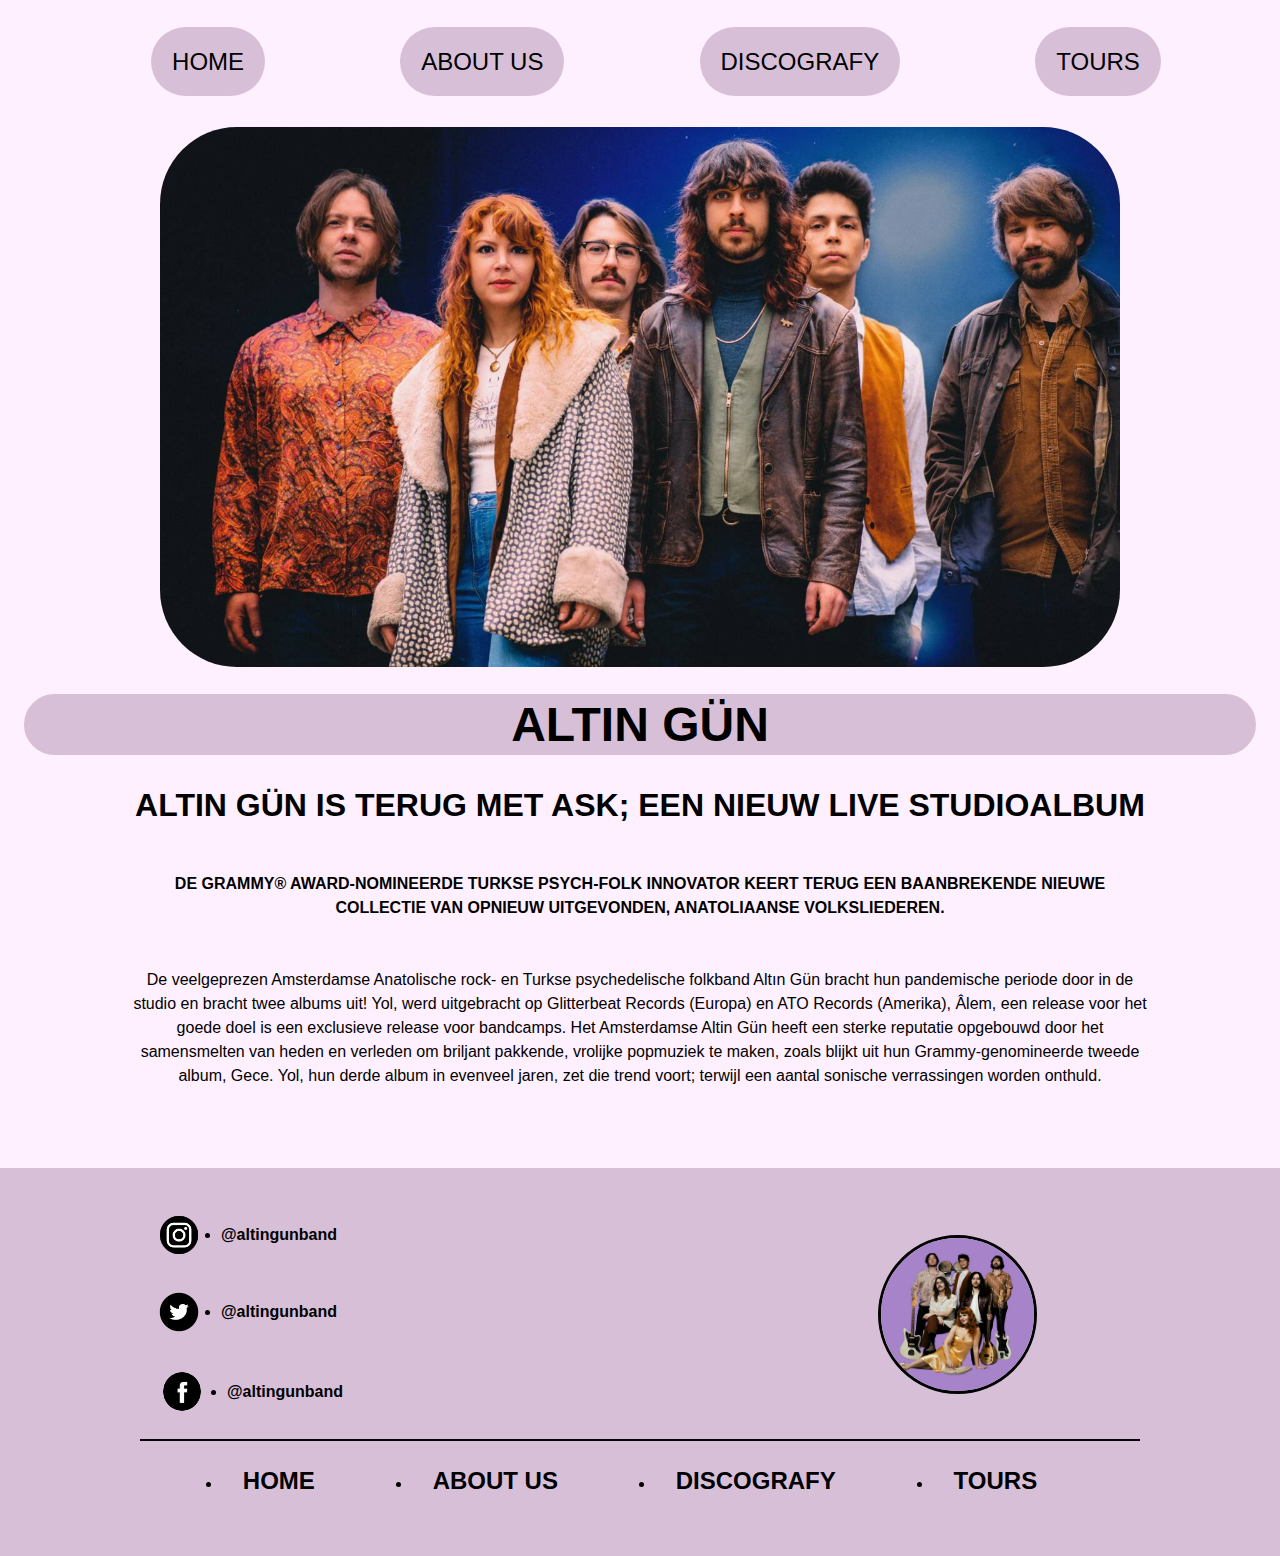
<file: index.html>
<!DOCTYPE html>
<html lang="nl">

<head>
    <meta charset="UTF-8">
    <meta name="viewport" content="width=device-width, initial-scale=1.0">
    <title>ALTIN GUN</title>
    <link href="style.css" rel="stylesheet">
</head>

<body>
    <header>
        <section class="navigatie">
            <nav>
                <ul>
                    <li><a href="index.html">HOME</a></li>
                    <li><a href="about.html">ABOUT US</a></li>
                    <li><a href="album.html">DISCOGRAFY</a></li>
                    <li><a href="tours.html">TOURS</a></li>
                </ul>
            </nav>
        </section>
    </header>
    <main>
        <!-- <section> -->
            <img src="img/altingungrouppicture.jpeg" alt="groepsfoto" class="banner" />
        <!-- </section> -->
        <h1>Altin Gün</h1>
        <h2>Altin Gün is terug met Ask; een nieuw live studioalbum</h2>

        <div class="capitol">
            <p>De Grammy® award-nomineerde Turkse psych-folk innovator keert terug
                een baanbrekende nieuwe collectie van opnieuw uitgevonden, Anatoliaanse volksliederen.</p>
            </div>
        <p>De veelgeprezen Amsterdamse Anatolische rock- en Turkse psychedelische folkband Altın Gün bracht hun
            pandemische periode door in de studio en bracht twee albums uit! Yol, werd uitgebracht op Glitterbeat
            Records (Europa) en ATO Records (Amerika), Âlem, een release voor het goede doel is een exclusieve release
            voor bandcamps. Het Amsterdamse Altin Gün heeft een sterke reputatie opgebouwd door het samensmelten van
            heden en verleden om briljant pakkende, vrolijke popmuziek te maken, zoals blijkt uit hun
            Grammy-genomineerde tweede album, Gece. Yol, hun derde album in evenveel jaren, zet die trend voort; terwijl
            een aantal sonische verrassingen worden onthuld.</p>
    </main>



    <footer>

        <section class="allesocials">
            <section class="socials">
                <img src="img/instatrans.webp" alt="instagram">
                <ul>
                    <li>@altingunband</li>
                </ul>
            </section>

            <section class="socials2">
                <img src="img/twitterlogotrans.png" alt="twitter">
                <ul>
                    <li>@altingunband</li>
                </ul>
            </section>

            <section class="socials3">
                <img src="img/facebook_black_logo_icon_147136.png" alt="facebook">
                <ul>
                    <li>@altingunband</li>
                </ul>
            </section>
        </section>

        <section class="rondje">
            <img src="img/rondje.jpeg" alt="fotoaltingun">
        </section>

        <section class="navigatie">
            <nav>
                <ul>
                    <li><a href="index.html">HOME</a></li>
                    <li><a href="about.html">ABOUT US</a></li>
                    <li><a href="album.html">DISCOGRAFY</a></li>
                    <li><a href="tours.html">TOURS</a></li>
                </ul>
            </nav>
        </section>

    </footer>

</body>

</html>
</file>
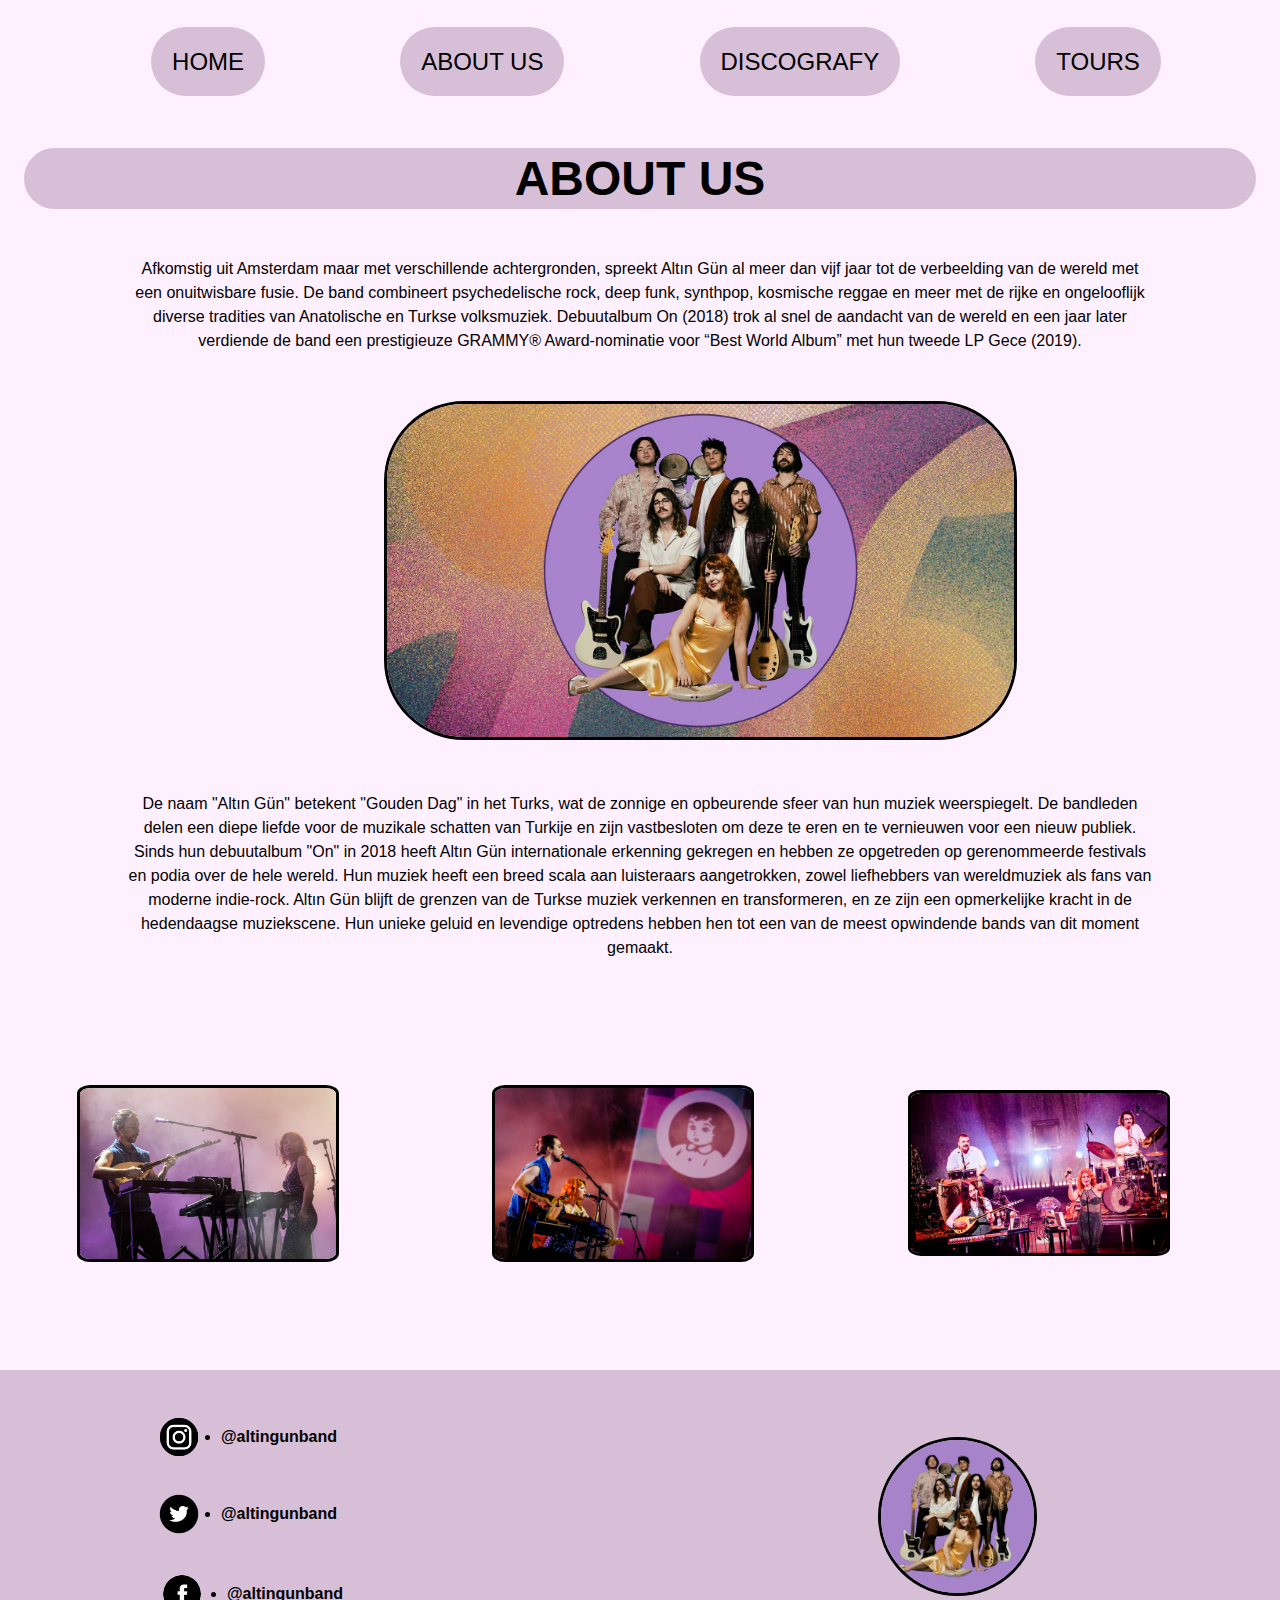
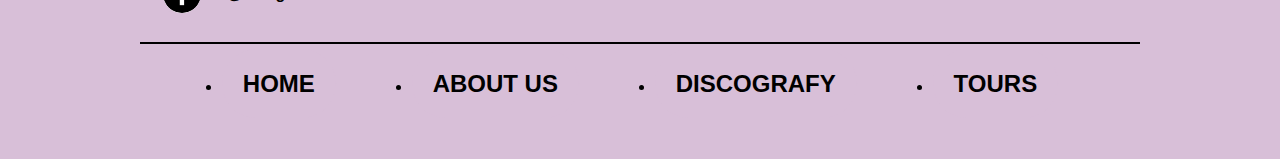
<file: about.html>
<!DOCTYPE html>
<html lang="nl">

<head>
    <meta charset="UTF-8">
    <meta name="viewport" content="width=device-width, initial-scale=1.0">
    <title>About us</title>
    <link href="style.css" rel="stylesheet">
</head>

<body>
    <header>
        <section class="navigatie">
            <nav>
                <ul>
                    <li><a href="index.html">HOME</a></li>
                    <li><a href="about.html">ABOUT US</a></li>
                    <li><a href="album.html">DISCOGRAFY</a></li>
                    <li><a href="tours.html">TOURS</a></li>
                </ul>
            </nav>
        </section>
    </header>

    <main>

        <h1>About us</h1>
        <p>
            Afkomstig uit Amsterdam maar met verschillende achtergronden, spreekt Altın Gün al meer dan vijf jaar tot de
            verbeelding van de wereld met een onuitwisbare fusie. De band combineert psychedelische rock, deep funk,
            synthpop, kosmische reggae en meer met de rijke en ongelooflijk diverse tradities van Anatolische en Turkse
            volksmuziek. Debuutalbum On (2018) trok al snel de aandacht van de wereld en een jaar later verdiende de
            band een prestigieuze GRAMMY® Award-nominatie voor “Best World Album” met hun tweede LP Gece (2019).
        </p>

        <div class="red">
            <img class="red" src="img/circle.jpeg" alt="grouppicture">
        </div>

        <p>
            De naam "Altın Gün" betekent "Gouden Dag" in het Turks, wat de zonnige en opbeurende sfeer van hun muziek
            weerspiegelt. De bandleden delen een diepe liefde voor de muzikale schatten van Turkije en zijn vastbesloten
            om deze te eren en te vernieuwen voor een nieuw publiek.
            Sinds hun debuutalbum "On" in 2018 heeft Altın Gün internationale erkenning gekregen en hebben ze opgetreden
            op gerenommeerde festivals en podia over de hele wereld. Hun muziek heeft een breed scala aan luisteraars
            aangetrokken, zowel liefhebbers van wereldmuziek als fans van moderne indie-rock.
            Altın Gün blijft de grenzen van de Turkse muziek verkennen en transformeren, en ze zijn een opmerkelijke
            kracht in de hedendaagse muziekscene. Hun unieke geluid en levendige optredens hebben hen tot een van de
            meest opwindende bands van dit moment gemaakt.
        </p>


        <section class="fotos">
            <img src="img/optreden1.jpeg" alt="optreden">
            <img src="img/pinkpop.jpeg" alt="pinkpop">
            <img src="img/altingroep.jpeg" alt="optreden">
        </section>

    </main>

    <footer>
        <section class="allesocials">
            <section class="socials">
                <img src="img/instatrans.webp" alt="instagram">
                <ul>
                    <li>@altingunband</li>
                </ul>
            </section>

            <section class="socials2">
                <img src="img/twitterlogotrans.png" alt="twitter">
                <ul>
                    <li>@altingunband</li>
                </ul>
            </section>

            <section class="socials3">
                <img src="img/facebook_black_logo_icon_147136.png" alt="facebook">
                <ul>
                    <li>@altingunband</li>
                </ul>
            </section>
        </section>

        <section class="rondje">
            <img src="img/rondje.jpeg" alt="fotoaltingun">
        </section>

        <section class="navigatie">
            <nav>
                <ul>
                    <li><a href="index.html">HOME</a></li>
                    <li><a href="about.html">ABOUT US</a></li>
                    <li><a href="album.html">DISCOGRAFY</a></li>
                    <li><a href="tours.html">TOURS</a></li>
                </ul>
            </nav>
        </section>
    </footer>

</body>

</html>
</file>
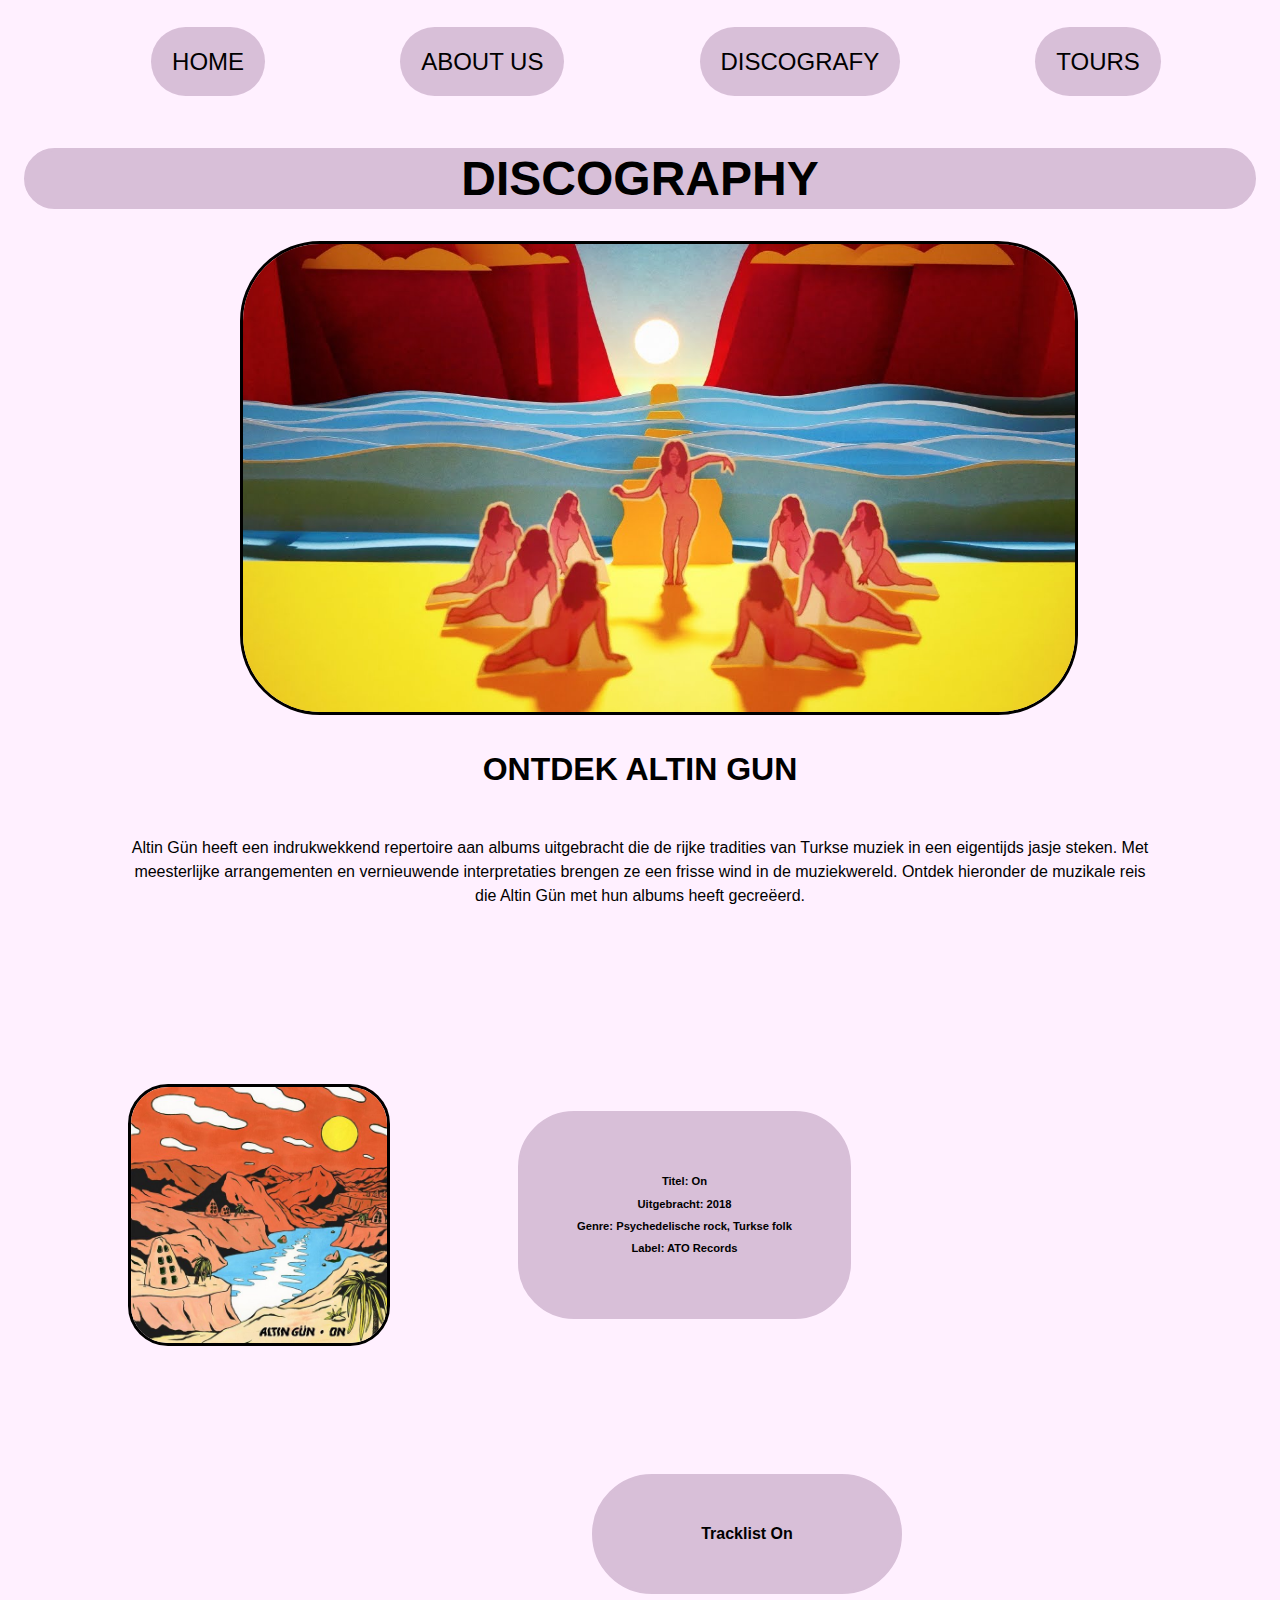
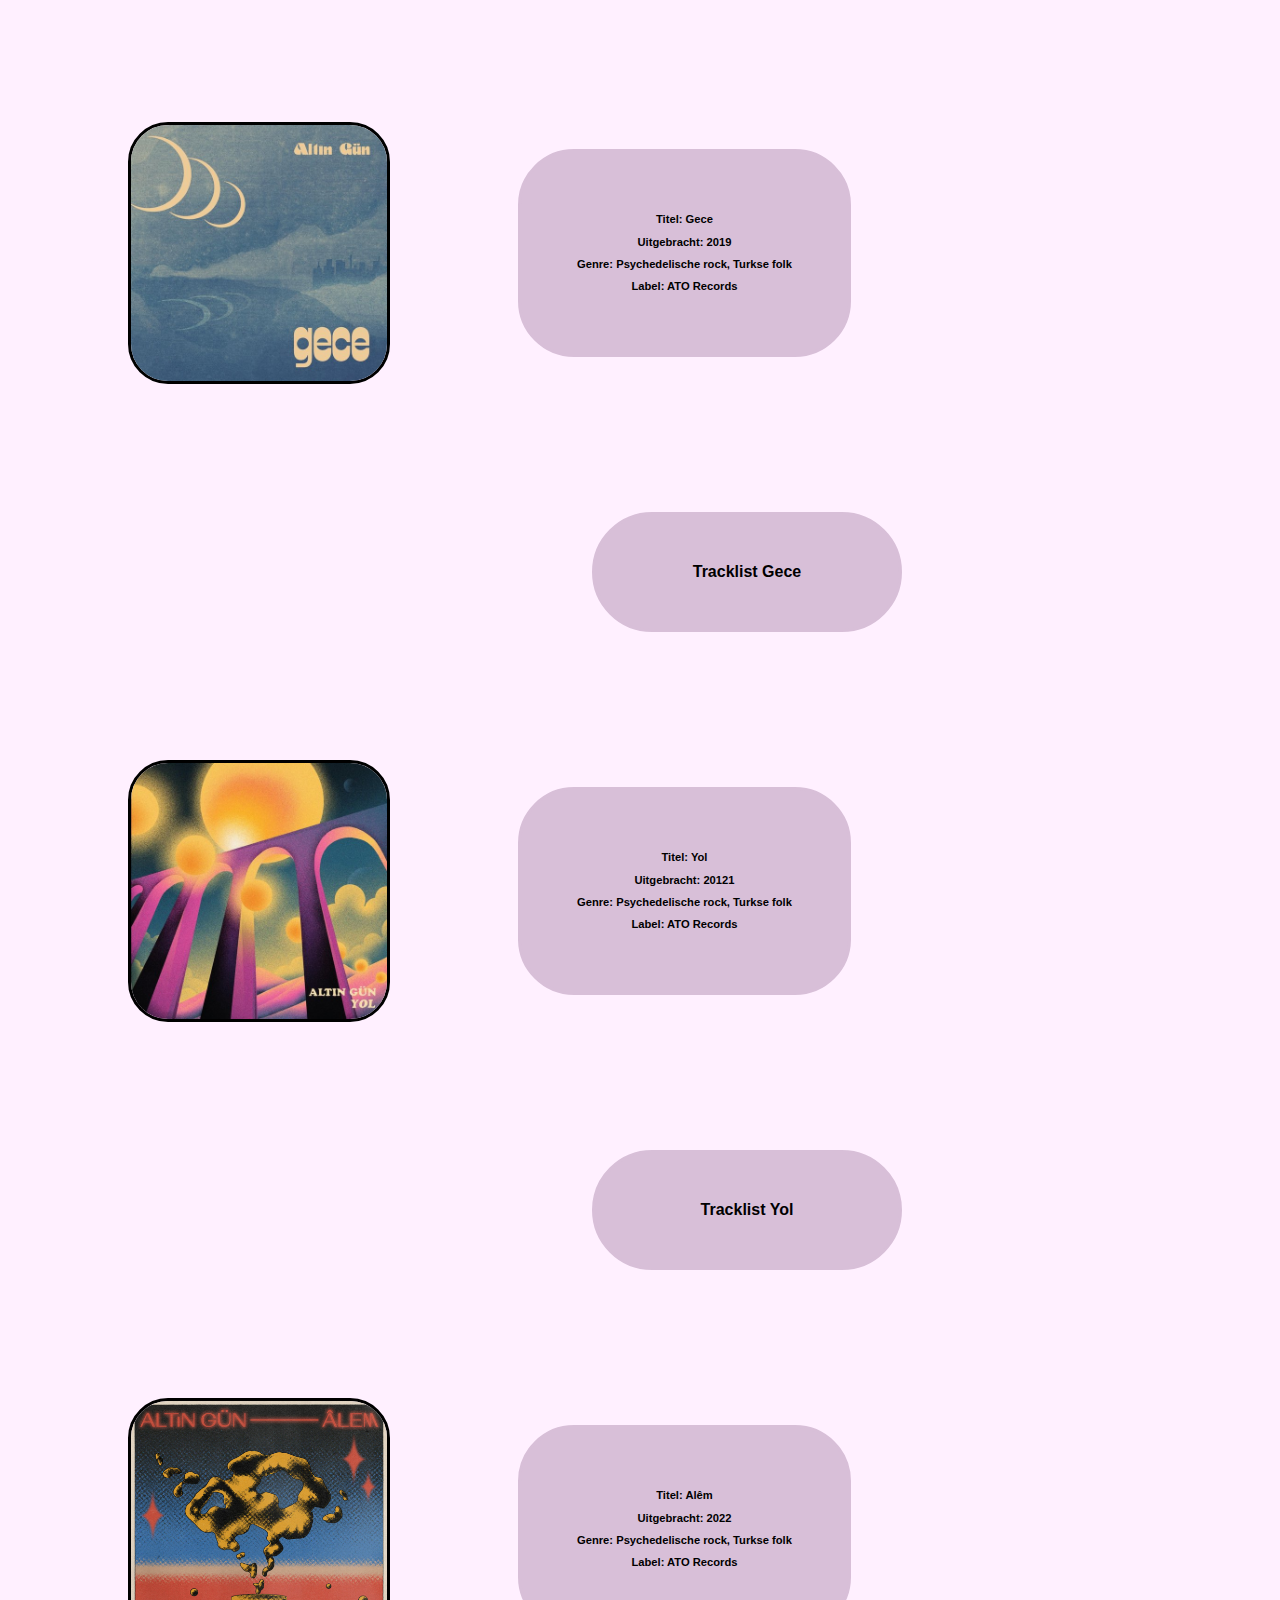
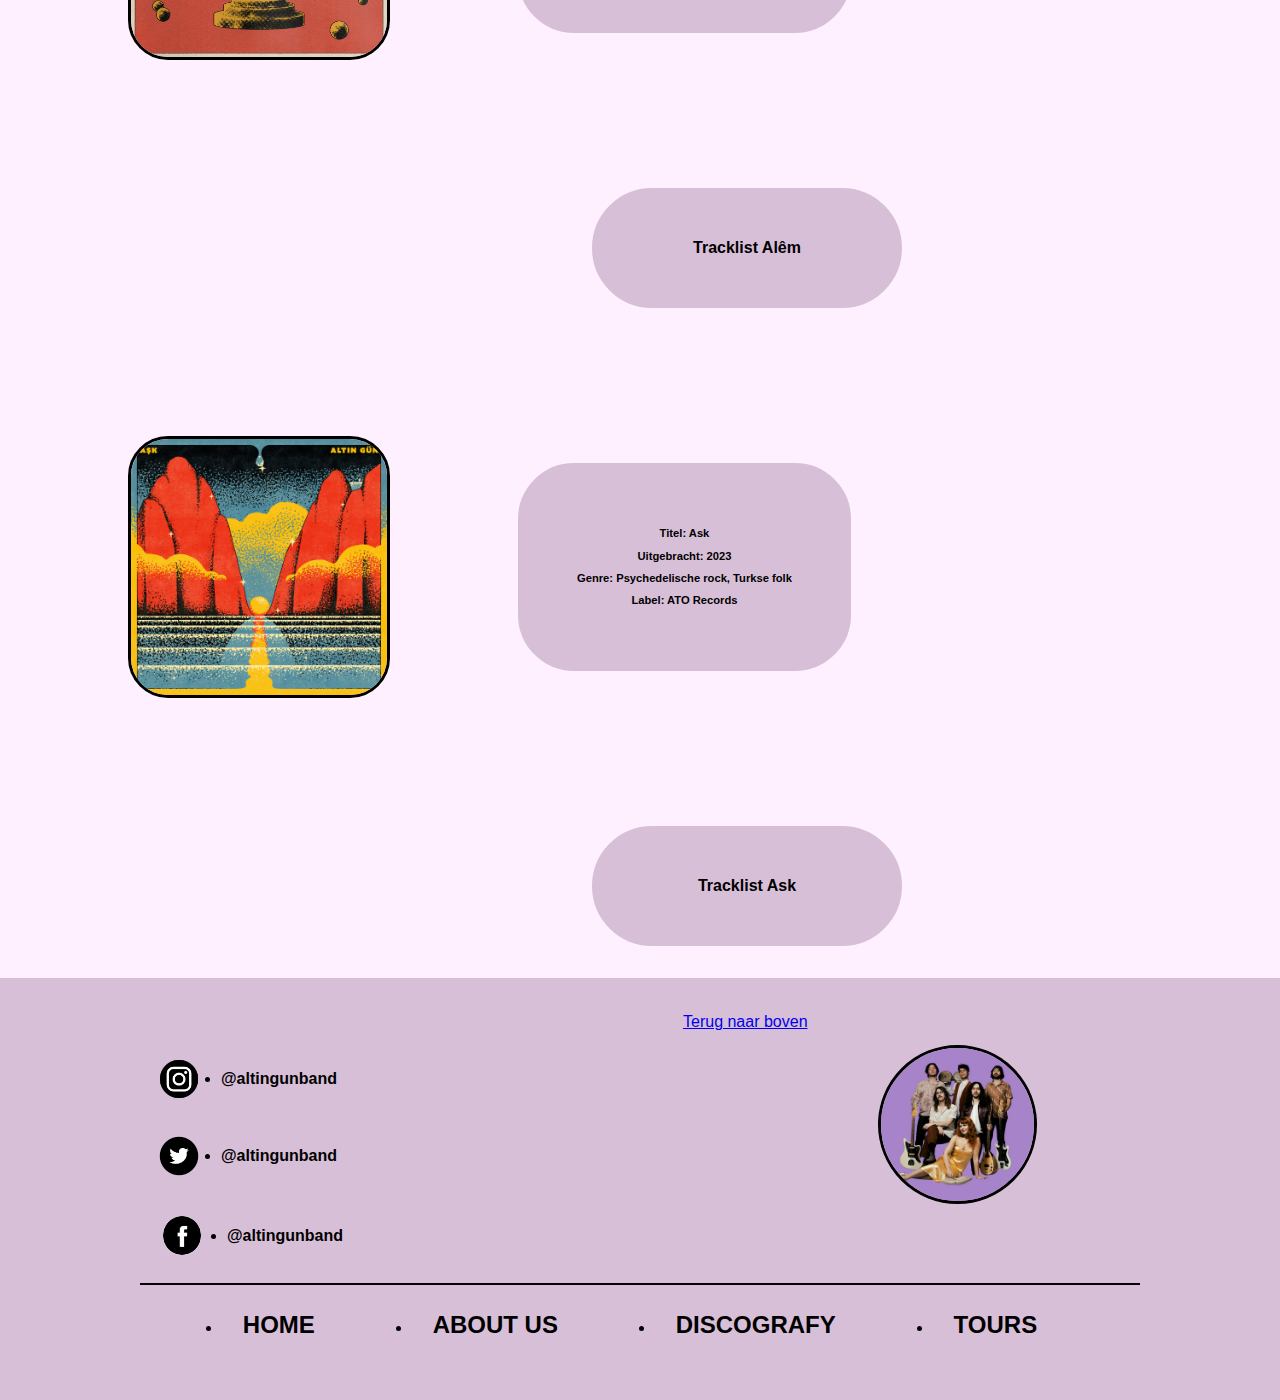
<file: album.html>
<!DOCTYPE html>
<html lang="nl">

<head>
    <meta charset="UTF-8">
    <meta name="viewport" content="width=device-width, initial-scale=1.0">
    <title>ALTIN GUN</title>
    <link href="style.css" rel="stylesheet">
</head>

<body>
    <header>
        <section class="navigatie">
            <nav>
                <ul>
                    <li><a href="index.html">HOME</a></li>
                    <li><a href="about.html">ABOUT US</a></li>
                    <li><a href="album.html">DISCOGRAFY</a></li>
                    <li><a href="tours.html">TOURS</a></li>
                </ul>
            </nav>
        </section>
    </header>
    <main>
        <h1>Discography</h1>
        <section class="illustration">
            <img src="img/illualtin.jpeg" alt="illustratie">
        </section>

        <h2>ONTDEK ALTIN GUN</h2>
        <p>Altin Gün heeft een indrukwekkend repertoire aan albums uitgebracht die de rijke tradities van Turkse muziek
            in een eigentijds jasje steken. Met meesterlijke arrangementen en vernieuwende interpretaties brengen ze een
            frisse wind in de muziekwereld. Ontdek hieronder de muzikale reis die Altin Gün met hun albums heeft
            gecreëerd.</p>

        <section class="pic1">
            <img src="img/onalbum.jpeg" alt="on">
            <ul>
                <li>Titel: On</li>
                <li>Uitgebracht: 2018</li>
                <li>Genre: Psychedelische rock, Turkse folk</li>
                <li>Label: ATO Records</li>
            </ul>
        </section>

        <section class="tracks">
            <h3>Tracklist On</h3>
            <ul class="verberg">
                <li>Güler Yüze</li>
                <li>Kirsehirin Gülleri</li>
                <li>Goca Dünya</li>
                <li>Halkali Seker</li>
                <li>Caney</li>
                <li>Sad Olup Gülmedim</li>
                <li>Cemalim</li>
                <li>Çiçekler Ekiliyor</li>
                <li>Kaymakamin Kizlari</li>
                <li>Seker Oglan</li>
            </ul>
        </section>

        <section class="pic1">
            <img src="img/gece.jpeg" alt="gece">
            <ul>
                <li>Titel: Gece</li>
                <li>Uitgebracht: 2019</li>
                <li>Genre: Psychedelische rock, Turkse folk</li>
                <li>Label: ATO Records</li>
            </ul>
        </section>

        <section class="tracks">
            <h3>Tracklist Gece</h3>
            <ul class="verberg">
                <li>Yolcu</li>
                <li>Vay Dünya</li>
                <li>Leyla</li>
                <li>Anlatmam Derdimi</li>
                <li>Şoför Bey</li>
                <li>Derdimi Dökersem</li>
                <li>Kolbasti</li>
                <li>Ervah-ı Ezelde</li>
                <li>Gesi Bağları</li>
                <li>Süpürgesi Yoncadan</li>
            </ul>
        </section>

        <section class="pic1">
            <img src="img/yolalbum.jpeg" alt="yol">
            <ul>
                <li>Titel: Yol</li>
                <li>Uitgebracht: 20121</li>
                <li>Genre: Psychedelische rock, Turkse folk</li>
                <li>Label: ATO Records</li>
            </ul>
        </section>

        <section class="tracks">
            <h3>Tracklist Yol</h3>
            <ul class="verberg">
                <li>Bahçada Yesil Çinar</li>
                <li>Ordunun Dereleri</li>
                <li>Bulunur Mu</li>
                <li>Hey Nari</li>
                <li>Yüce Dag Basinda</li>
                <li>Kesik Çayir</li>
                <li>Arda Boylari</li>
                <li>Kara Toprak</li>
                <li>Sevda Olmasaydi</li>
                <li>Maçka Yollari</li>
                <li>Yekte</li>
                <li>Esmerim Güzelim</li>
            </ul>
        </section>

        <section class="pic1">
            <img src="img/alem.jpeg" alt="alem">
            <ul>
                <li>Titel: Alêm</li>
                <li>Uitgebracht: 2022</li>
                <li>Genre: Psychedelische rock, Turkse folk</li>
                <li>Label: ATO Records</li>
            </ul>
        </section>

        <section class="tracks">
            <h3>Tracklist Alêm</h3>
            <ul class="verberg">
                <li>Yali Yali</li>
                <li>Malatya</li>
                <li>Carsambayi Sel Aldi</li>
                <li>Kisasa Kisas</li>
                <li>Badi Sabah Olmadan</li>
                <li>Cips Kola Kilit</li>
                <li>Özüne Özüm Kurban</li>
                <li>Sen Ciceksin Ben Ari</li>
                <li>Üzüm Üzüme Baka Baka</li>
                <li>Oglan</li>
            </ul>
        </section>


        <section class="pic1">
            <img src="img/askaltin.jpeg" alt="ask">
            <ul>
                <li>Titel: Ask</li>
                <li>Uitgebracht: 2023</li>
                <li>Genre: Psychedelische rock, Turkse folk</li>
                <li>Label: ATO Records</li>
            </ul>
        </section>

        <section class="tracks">
            <h3>Tracklist Ask</h3>
            <ul class="verberg">
                <li>Badi Sabah Olmadan</li>
                <li>Su Siziyor</li>
                <li>Leylim Ley</li>
                <li>Dere Geliyor</li>
                <li>Cit Cit Cedene</li>
                <li>Rakiya Su Katamam</li>
                <li>Canim Oy</li>
                <li>Kalk Gidelim</li>
                <li>Güzelligin On Para Etmez</li>
                <li>Doktor Civanim</li>
            </ul>
        </section>

    </main>

    <footer>

        <section class="scroll-to-top">
            <a href="#top">Terug naar boven</a>
        </section>

        <section class="allesocials">
            <section class="socials">
                <img src="img/instatrans.webp" alt="instagram">
                <ul>
                    <li>@altingunband</li>
                </ul>
            </section>

            <section class="socials2">
                <img src="img/twitterlogotrans.png" alt="twitter">
                <ul>
                    <li>@altingunband</li>
                </ul>
            </section>

            <section class="socials3">
                <img src="img/facebook_black_logo_icon_147136.png" alt="facebook">
                <ul>
                    <li>@altingunband</li>
                </ul>
            </section>
        </section>

        <section class="rondje">
            <img src="img/rondje.jpeg" alt="fotoaltingun">
        </section>

        <section class="navigatie">
            <nav>
                <ul>
                    <li><a href="index.html">HOME</a></li>
                    <li><a href="about.html">ABOUT US</a></li>
                    <li><a href="album.html">DISCOGRAFY</a></li>
                    <li><a href="tours.html">TOURS</a></li>
                </ul>
            </nav>
        </section>

    </footer>
</body>
</file>
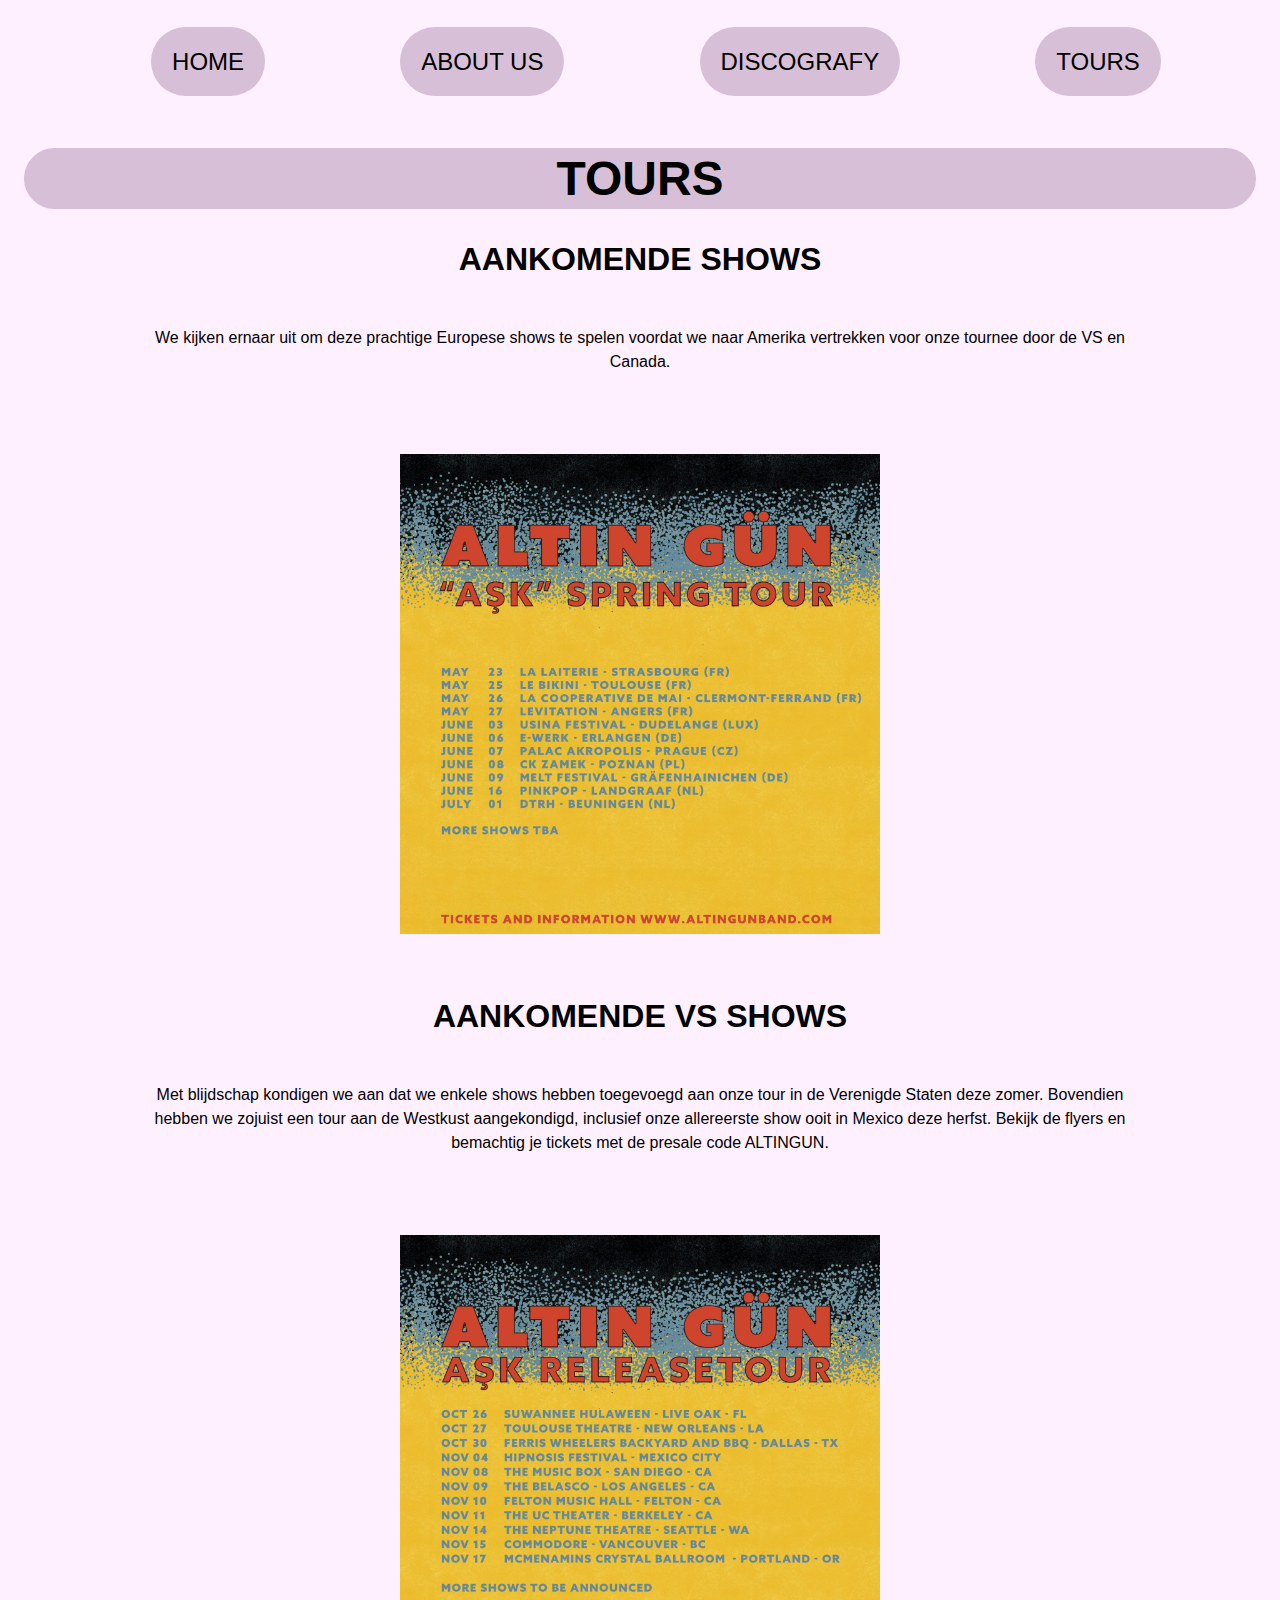
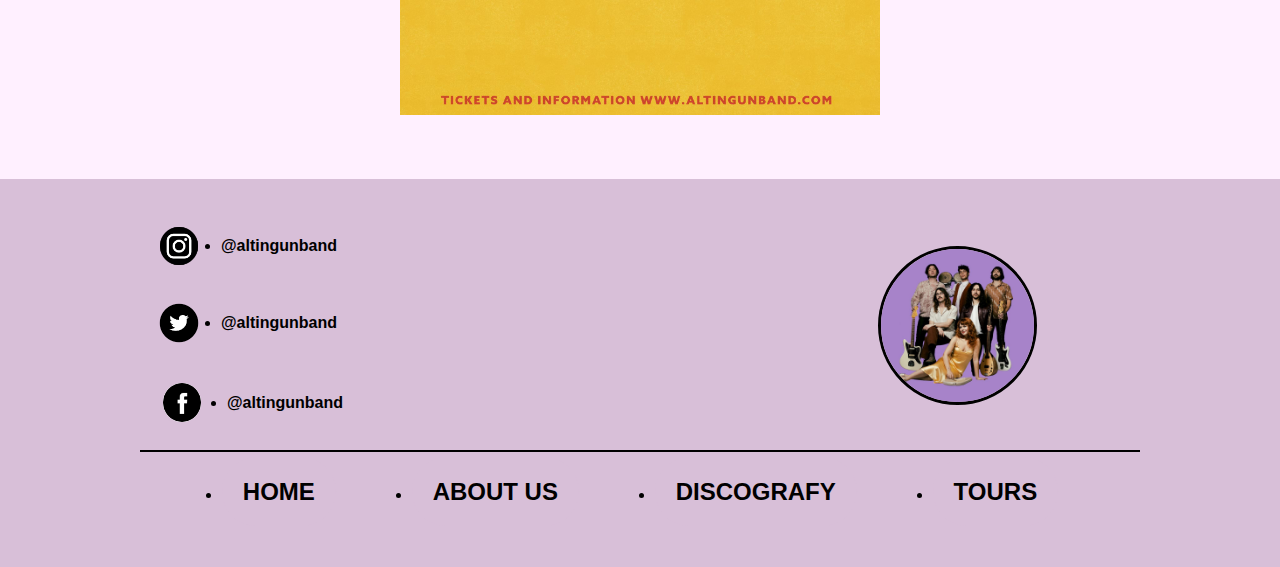
<file: tours.html>
<!DOCTYPE html>
<html lang="nl">

<head>
    <meta charset="UTF-8">
    <meta name="viewport" content="width=device-width, initial-scale=1.0">
    <title>ALTIN GUN</title>
    <link href="style.css" rel="stylesheet">
</head>

<body>
    <header>
        <section class="navigatie">
            <nav>
                <ul>
                    <li><a href="index.html">HOME</a></li>
                    <li><a href="about.html">ABOUT US</a></li>
                    <li><a href="album.html">DISCOGRAFY</a></li>
                    <li><a href="tours.html">TOURS</a></li>
                </ul>
            </nav>
        </section>
    </header>
    <main>
        <h1>Tours</h1>
        <h2>Aankomende shows</h2>

        <p>We kijken ernaar uit om deze prachtige Europese shows te spelen voordat we naar Amerika vertrekken voor onze
            tournee door de VS en Canada.</p>

        <section class="tourlist">
            <img src="img/tourlistaltin.jpeg" alt="EUtour">
        </section>

        <h2>Aankomende VS shows</h2>
        <p>Met blijdschap kondigen we aan dat we enkele shows hebben toegevoegd aan onze tour in de Verenigde Staten
            deze zomer. Bovendien hebben we zojuist een tour aan de Westkust aangekondigd, inclusief onze allereerste
            show ooit in Mexico deze herfst. Bekijk de flyers en bemachtig je tickets met de presale code ALTINGUN.</p>
        <section class="tourlist">
            <img src="img/vstour.jpeg" alt="VStour">
        </section>
    </main>
    <footer>
        <section class="allesocials">
            <section class="socials">
                <img src="img/instatrans.webp" alt="instagram">
                <ul>
                    <li>@altingunband</li>
                </ul>
            </section>

            <section class="socials2">
                <img src="img/twitterlogotrans.png" alt="twitter">
                <ul>
                    <li>@altingunband</li>
                </ul>
            </section>

            <section class="socials3">
                <img src="img/facebook_black_logo_icon_147136.png" alt="facebook">
                <ul>
                    <li>@altingunband</li>
                </ul>
            </section>
        </section>

        <section class="rondje">
            <img src="img/rondje.jpeg" alt="fotoaltingun">
        </section>

        <section class="navigatie">
            <nav>
                <ul>
                    <li><a href="index.html">HOME</a></li>
                    <li><a href="about.html">ABOUT US</a></li>
                    <li><a href="album.html">DISCOGRAFY</a></li>
                    <li><a href="tours.html">TOURS</a></li>
                </ul>
            </nav>
        </section>
    </footer>
</body>
</file>
<file: style.css>
* {
    margin: 0em;
    padding: 0em;
}

ul li a:hover {
    color: aliceblue;
    background-color: darkslateblue;
}

body {
    background-color: rgb(255, 240, 255);
    background-repeat: no-repeat;
    background-size: cover;
    font-family: sans-serif;
    font-weight: 400;
    overflow-x: hidden;
}

h1 {
    font-size: 3em;
    text-align: center;
    text-transform: uppercase;
    margin: 0.5em;
    font-weight: 800;
    border-style: solid;
    border-radius: 30em;
    border-color: thistle;
    background-color: thistle;
}

h2 {
    font-size: 2em;
    text-align: center;
    margin: 1em;
    font-weight: 800;
    text-transform: uppercase;
}

h3 {
    font-size: 1em;
    text-align: center;
    margin: 1em;
    font-weight: 800;
}

p {
    width: 100%;
    line-height: 1.5em;
}

.capitol p {
    font-weight: bold;
    text-transform: uppercase;

}

footer li {
    font-size: 1em;
    text-align: left;
    font-weight: bold;
    margin: 0.625em;
    list-style: disc;
}

ul {
    display: flex;
    list-style-type: none;
    justify-content: space-evenly;
    flex-wrap: wrap;
    align-items: center;
}

.navigatie {
    display: block;
    width: 100%;
    padding: 1em;
    margin-top: 2em;
    margin-bottom: 2em;
}

li a {
    text-decoration: none;
    color: black;
    font-weight: light;
    font-size: 1.5em;
    border-style: solid;
    border-radius: 30em;
    padding: 0.75em;
    border-color: transparent;
    background-color: thistle;
}

.banner {
    display: block;
    margin-left: auto;
    margin-right: auto;
    width: 100%;
    border-style: solid;
    border-radius: 5em;
    border-color: transparent;
    width: 60em;
}

footer {
    display: block;
    background-color: thistle;
    padding: 2em;
    margin-top: 2em;
    border-style: solid;
    border-color: thistle;
    position: sticky;
    height: min-content;
}

footer .navigatie {
    border: none;
    border-top: 0.125em solid;
    width: 80%;
    align-items: center;
    justify-content: space-evenly;
    margin: 0 auto;
}

.rondje img {
    display: flex;
    width: 12%;
    position: absolute;
    top: 0;
    right: 0;
    margin-right: 15em;
    margin-top: 4em;
    margin-bottom: 4em;
    max-width: 50%;
    height: auto;
    border-style: solid;
    border-radius: 10em;
}

.scroll-to-top {
    margin-left: 40.5em;
    margin-bottom: 1em;
}

.scroll-to-top:hover {
    border-style: solid;
    margin-right: 37em;
    background-color: darkslateblue;
    color: darkslateblue;
    border-radius: 10em;
}

.allesocials {
    margin-left: 7em;
    width: 40em;
}

.socials {
    display: flex;
    align-items: center;
    justify-content: flex-start;
}

.socials img {
    width: 10%;
}

.socials2 {
    display: flex;
    align-items: center;
    justify-content: flex-start;
    margin-top: 2%;
}

.socials2 img {
    width: 10%;
}

.socials3 {
    display: flex;
    align-items: center;
    justify-content: flex-start;
    margin-bottom: 2%;
    margin-top: 2%;
}

.socials3 img {
    width: 6%;
    margin: 2%;
    background-color: white;
    border: solid;
    border-radius: 50em;
    border-color: thistle;
}

body {
    min-height: 100vh;
    display: flex;
    flex-direction: column;
}

p {
    text-decoration: none;
    font-size: medium;
    font-weight: 100;
    text-align: center;
    margin: 30px;
    max-width: 80%;
    margin: auto;
    margin-bottom: 3em;
    margin-top: 3em;
}

.red {
    justify-content: center;
    align-items: center;
    width: 70%;
    margin-left: 12em;

}

.red img {
    max-width: 80%;
    align-items: center;
    border-style: solid;
    border-radius: 5em;
}

.fotos {
    display: flex;
    align-items: center;
    justify-content: flex-start;
}

.fotos img {
    float: left;
    display: block;
    width: 20%;
    margin: 6%;
    border-style: solid;
    border-radius: 5%;
}

.tourlist {
    display: flex;
    justify-content: center;
    align-items: center;
}

.tourlist img {
    display: flex;
    max-width: 30em;
    margin: 2em;
}

.pic1 {
    display: flex;
    align-items: center;
    justify-content: flex-start;
}

.pic1 img {
    float: left;
    display: block;
    width: 20%;
    margin: 10%;
    border-style: solid;
    border-radius: 2.5em;
}

.pic1 ul {
    text-decoration: none;
    font-size: 70%;
    font-weight: 800;
    border-color: thistle;
    border-style: solid;
    border-radius: 5em;
    background-color: thistle;
    width: fit-content;
    margin: 0;
    padding: 5em;
    display: flex;
    flex-direction: column;
    align-items: center;
    text-align: left;
    line-height: 2;
}

.illustration {
    max-width: 100%;
    margin-bottom: 2em;
    margin-top: 2em;
}

.illustration img {
    width: 65%;
    margin-left: 15em;
    border-style: solid;
    border-radius: 5em;
    align-items: center;
}

.verberg {
    display: none;
    text-align: center;
    margin-left: 0.5em;
}

.tracks:hover .verberg {
    display: block;
}

.tracks {
    padding: 2em;
    background-color: thistle;
    border-style: solid;
    border-radius: 10em;
    border-color: thistle;
    width: 15em;
    margin-left: 37em;
}
</file>
